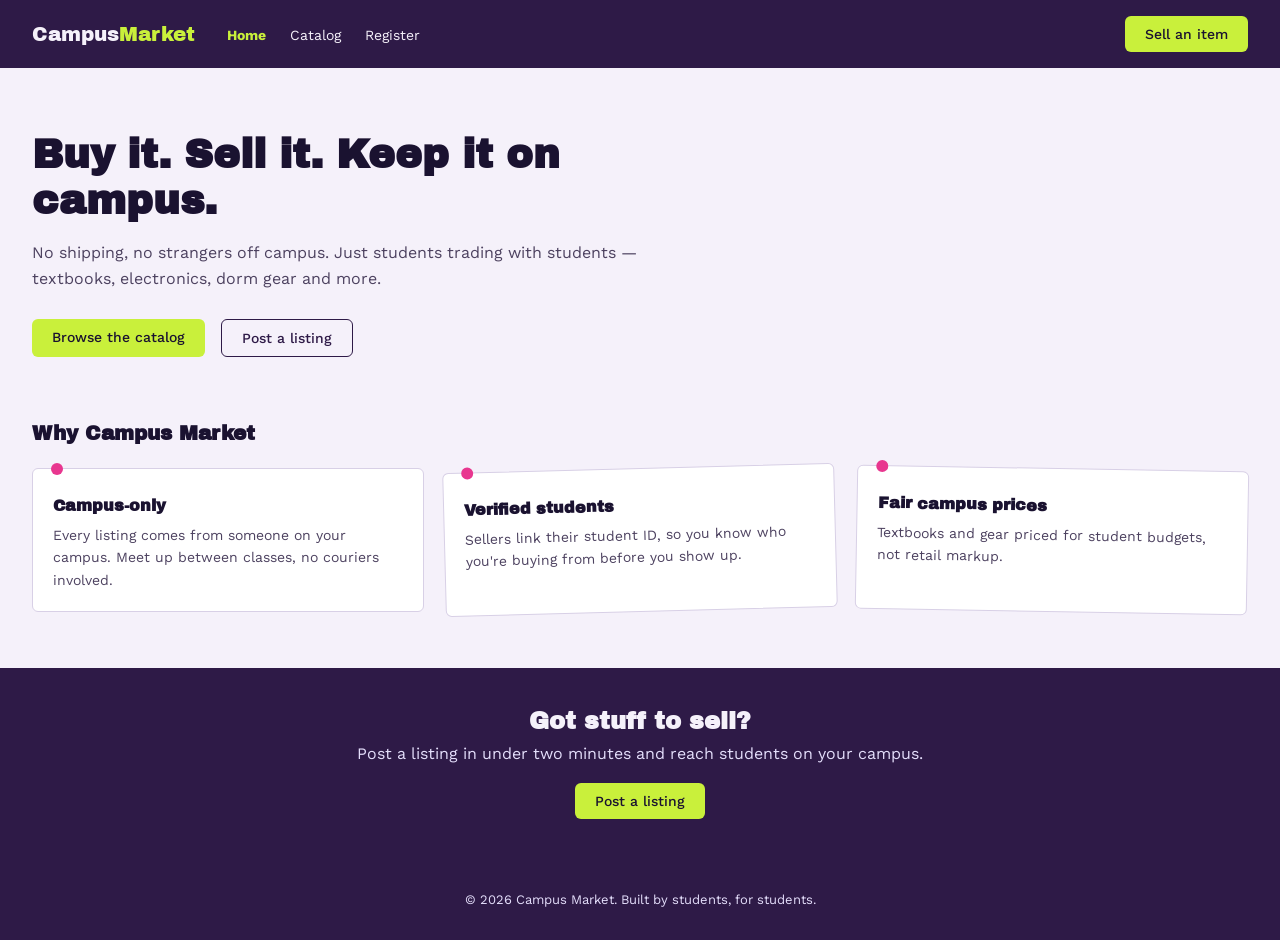
<file: index.html>
<!DOCTYPE html>
<html lang="en">
<head>
  <meta charset="UTF-8">
  <meta name="viewport" content="width=device-width, initial-scale=1.0">
  <title>CampusMarket — buy and sell on campus</title>
  <link rel="preconnect" href="https://fonts.googleapis.com">
  <link href="https://fonts.googleapis.com/css2?family=Archivo+Black&family=Work+Sans:wght@400;500;700&display=swap" rel="stylesheet">
  <link rel="stylesheet" href="styles.css">
</head>
<body>

  <header class="site-header">
    <div class="logo">Campus<span>Market</span></div>
    <nav>
      <ul>
        <li><a href="index.html" class="active">Home</a></li>
        <li><a href="catalog.html">Catalog</a></li>
        <li><a href="register.html">Register</a></li>
      </ul>
    </nav>
    <a href="catalog.html" class="btn btn-lime">Sell an item</a>
  </header>

  <main>
    <section class="hero">
      <h1>Buy it. Sell it. Keep it on campus.</h1>
      <p>No shipping, no strangers off campus. Just students trading with students &mdash; textbooks, electronics, dorm gear and more.</p>
      <div class="hero-actions">
        <a href="catalog.html" class="btn btn-lime">Browse the catalog</a>
        <a href="catalog.html" class="btn btn-outline">Post a listing</a>
      </div>
    </section>

    <section class="features">
      <h2>Why Campus Market</h2>
      <div class="feature-grid">
        <article class="feature-card">
          <h3>Campus-only</h3>
          <p>Every listing comes from someone on your campus. Meet up between classes, no couriers involved.</p>
        </article>
        <article class="feature-card">
          <h3>Verified students</h3>
          <p>Sellers link their student ID, so you know who you're buying from before you show up.</p>
        </article>
        <article class="feature-card">
          <h3>Fair campus prices</h3>
          <p>Textbooks and gear priced for student budgets, not retail markup.</p>
        </article>
      </div>
    </section>

    <section class="cta-banner">
      <h2>Got stuff to sell?</h2>
      <p>Post a listing in under two minutes and reach students on your campus.</p>
      <a href="catalog.html" class="btn btn-lime">Post a listing</a>
    </section>
  </main>

  <footer class="site-footer">
    <p>&copy; 2026 Campus Market. Built by students, for students.</p>
  </footer>

</body>
</html>
</file>
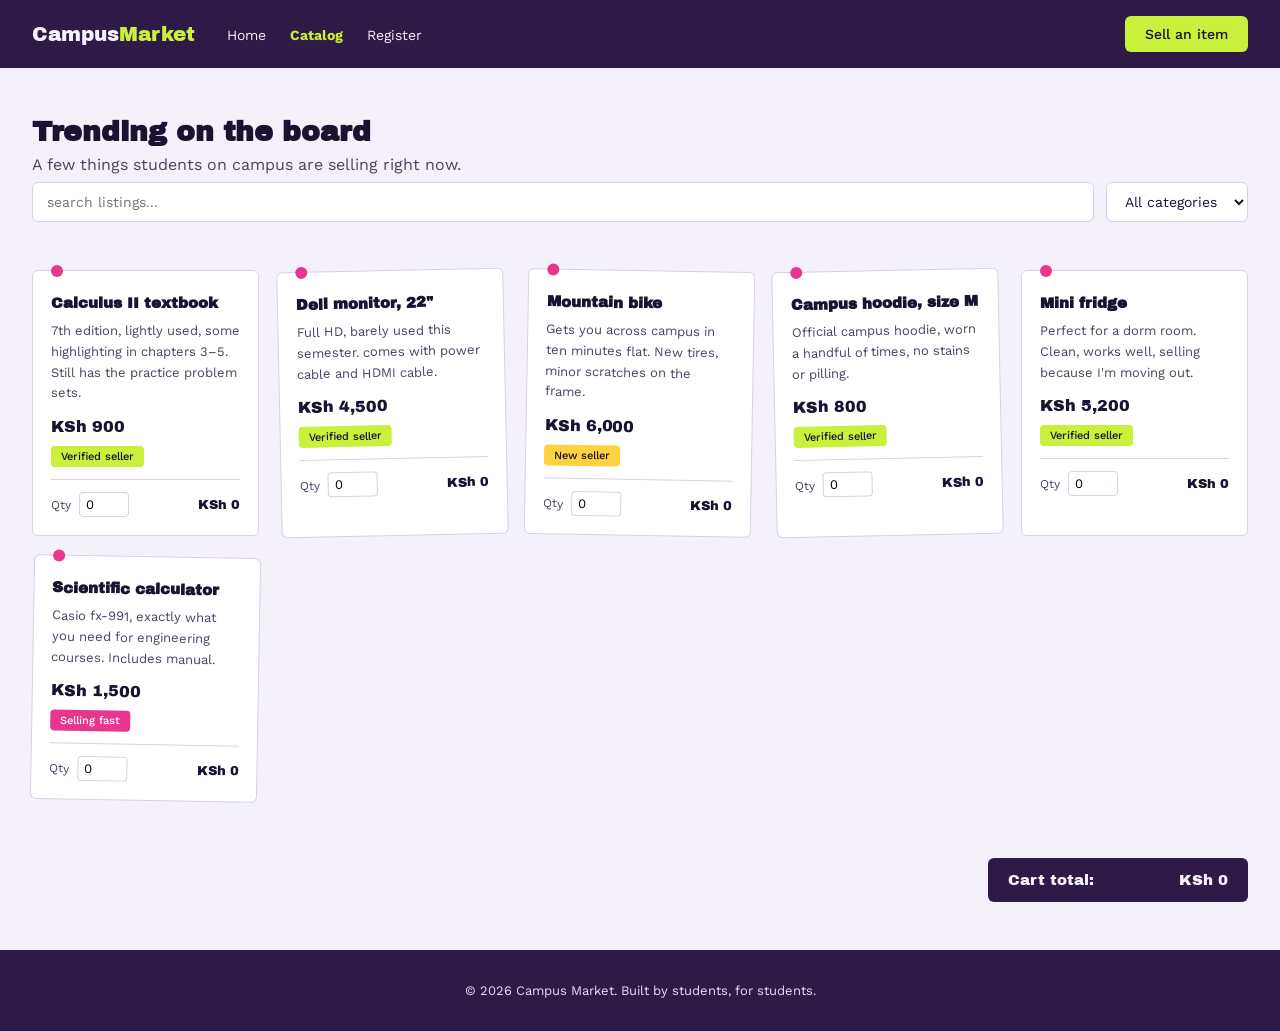
<file: catalog.html>
<!DOCTYPE html>
<html lang="en">
<head>
  <meta charset="UTF-8">
  <meta name="viewport" content="width=device-width, initial-scale=1.0">
  <title>Catalog — CampusMarket</title>
  <link rel="preconnect" href="https://fonts.googleapis.com">
  <link href="https://fonts.googleapis.com/css2?family=Archivo+Black&family=Work+Sans:wght@400;500;700&display=swap" rel="stylesheet">
  <link rel="stylesheet" href="styles.css">
</head>
<body>

  <header class="site-header">
    <div class="logo">Campus<span>Market</span></div>
    <nav>
      <ul>
        <li><a href="index.html">Home</a></li>
        <li><a href="catalog.html" class="active">Catalog</a></li>
        <li><a href="register.html">Register</a></li>
      </ul>
    </nav>
    <a href="catalog.html" class="btn btn-lime">Sell an item</a>
  </header>

  <main>
    <section class="catalog-intro">
      <h1>Trending on the board</h1>
      <p>A few things students on campus are selling right now.</p>
    </section>

    <section class="filter-bar">
      <input
        type="text"
        id="search-input"
        placeholder="search listings..."
        oninput="filterProducts()">
      <select id="category-select" onchange="filterProducts()">
        <option value="all">All categories</option>
        <option value="books">Books</option>
        <option value="electronics">Electronics</option>
        <option value="dorm">Dorm gear</option>
        <option value="fashion">Fashion</option>
        <option value="other">Other</option>
      </select>
    </section>

    <section class="catalog">
      <ul class="product-grid">

        <li class="product-card" data-category="books">
          <article>
            <h2 class="product-name">Calculus II textbook</h2>
            <p class="product-desc">7th edition, lightly used, some highlighting in chapters 3&ndash;5. Still has the practice problem sets.</p>
            <p class="product-price">KSh 900</p>
            <span class="badge badge-lime">Verified seller</span>
            <div class="qty-row">
              <label for="qty-p1">Qty</label>
              <input type="number" id="qty-p1" class="qty-input" min="0" value="0" oninput="updateLineTotal('p1', 900)">
              <span class="line-total" id="line-total-p1">KSh 0</span>
            </div>
          </article>
        </li>

        <li class="product-card" data-category="electronics">
          <article>
            <h2 class="product-name">Dell monitor, 22"</h2>
            <p class="product-desc">Full HD, barely used this semester. comes with power cable and HDMI cable.</p>
            <p class="product-price">KSh 4,500</p>
            <span class="badge badge-lime">Verified seller</span>
            <div class="qty-row">
              <label for="qty-p2">Qty</label>
              <input type="number" id="qty-p2" class="qty-input" min="0" value="0" oninput="updateLineTotal('p2', 4500)">
              <span class="line-total" id="line-total-p2">KSh 0</span>
            </div>
          </article>
        </li>

        <li class="product-card" data-category="other">
          <article>
            <h2 class="product-name">Mountain bike</h2>
            <p class="product-desc">Gets you across campus in ten minutes flat. New tires, minor scratches on the frame.</p>
            <p class="product-price">KSh 6,000</p>
            <span class="badge badge-yellow">New seller</span>
            <div class="qty-row">
              <label for="qty-p3">Qty</label>
              <input type="number" id="qty-p3" class="qty-input" min="0" value="0" oninput="updateLineTotal('p3', 6000)">
              <span class="line-total" id="line-total-p3">KSh 0</span>
            </div>
          </article>
        </li>

        <li class="product-card" data-category="fashion">
          <article>
            <h2 class="product-name">Campus hoodie, size M</h2>
            <p class="product-desc">Official campus hoodie, worn a handful of times, no stains or pilling.</p>
            <p class="product-price">KSh 800</p>
            <span class="badge badge-lime">Verified seller</span>
            <div class="qty-row">
              <label for="qty-p4">Qty</label>
              <input type="number" id="qty-p4" class="qty-input" min="0" value="0" oninput="updateLineTotal('p4', 800)">
              <span class="line-total" id="line-total-p4">KSh 0</span>
            </div>
          </article>
        </li>

        <li class="product-card" data-category="dorm">
          <article>
            <h2 class="product-name">Mini fridge</h2>
            <p class="product-desc">Perfect for a dorm room. Clean, works well, selling because I'm moving out.</p>
            <p class="product-price">KSh 5,200</p>
            <span class="badge badge-lime">Verified seller</span>
            <div class="qty-row">
              <label for="qty-p5">Qty</label>
              <input type="number" id="qty-p5" class="qty-input" min="0" value="0" oninput="updateLineTotal('p5', 5200)">
              <span class="line-total" id="line-total-p5">KSh 0</span>
            </div>
          </article>
        </li>

        <li class="product-card" data-category="electronics">
          <article>
            <h2 class="product-name">Scientific calculator</h2>
            <p class="product-desc">Casio fx-991, exactly what you need for engineering courses. Includes manual.</p>
            <p class="product-price">KSh 1,500</p>
            <span class="badge badge-magenta">Selling fast</span>
            <div class="qty-row">
              <label for="qty-p6">Qty</label>
              <input type="number" id="qty-p6" class="qty-input" min="0" value="0" oninput="updateLineTotal('p6', 1500)">
              <span class="line-total" id="line-total-p6">KSh 0</span>
            </div>
          </article>
        </li>

      </ul>
    </section>

    <section class="grand-total-bar">
      <span>Cart total:</span>
      <span id="grand-total">KSh 0</span>
    </section>
  </main>

  <footer class="site-footer">
    <p>&copy; 2026 Campus Market. Built by students, for students.</p>
  </footer>

  <script src="app.js"></script>
</body>
</html>
</file>
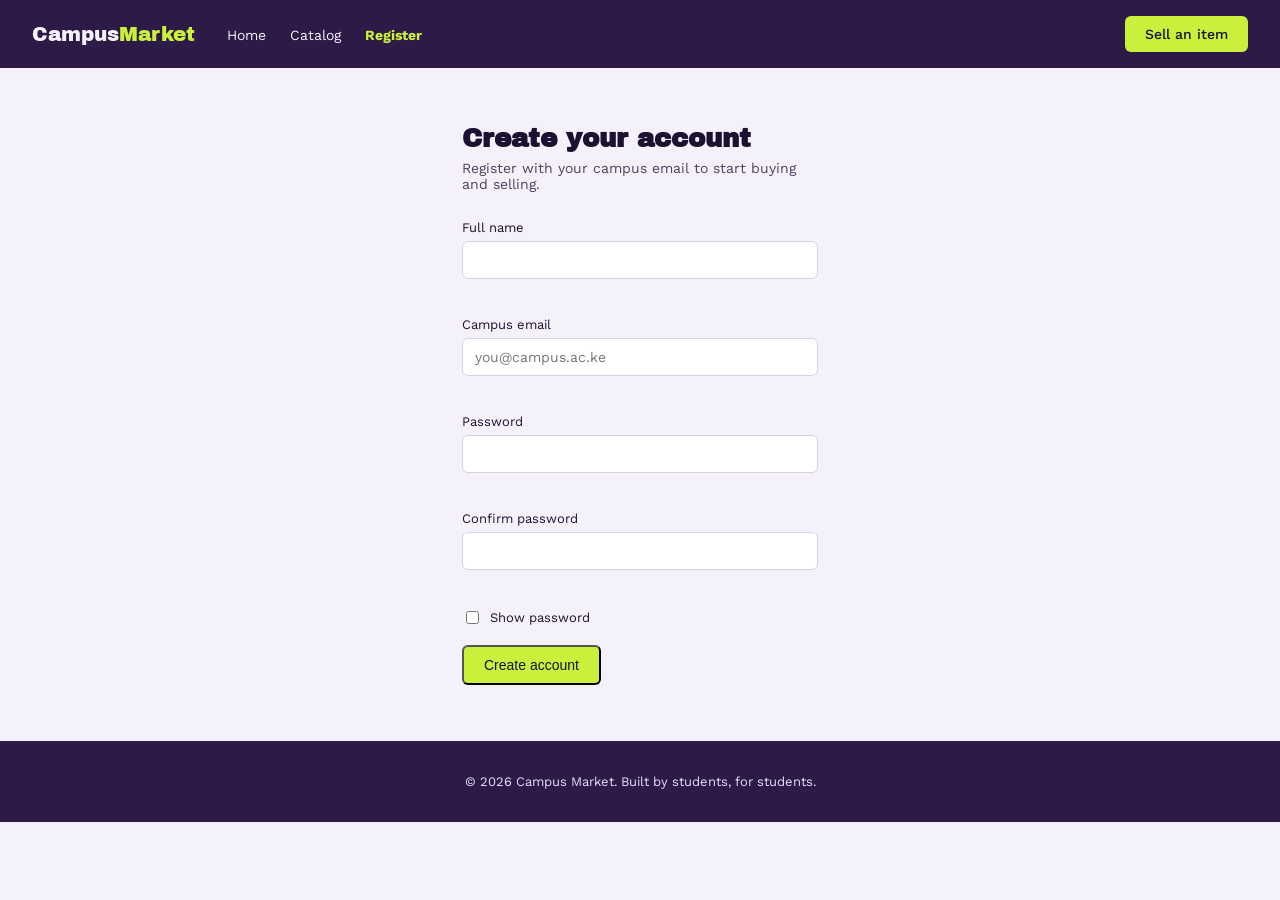
<file: register.html>
<!DOCTYPE html>
<html lang="en">
<head>
  <meta charset="UTF-8">
  <meta name="viewport" content="width=device-width, initial-scale=1.0">
  <title>Register — CampusMarket</title>
  <link rel="preconnect" href="https://fonts.googleapis.com">
  <link href="https://fonts.googleapis.com/css2?family=Archivo+Black&family=Work+Sans:wght@400;500;700&display=swap" rel="stylesheet">
  <link rel="stylesheet" href="styles.css">
</head>
<body>

  <header class="site-header">
    <div class="logo">Campus<span>Market</span></div>
    <nav>
      <ul>
        <li><a href="index.html">Home</a></li>
        <li><a href="catalog.html">Catalog</a></li>
        <li><a href="register.html" class="active">Register</a></li>
      </ul>
    </nav>
    <a href="catalog.html" class="btn btn-lime">Sell an item</a>
  </header>

  <main>
    <section class="form-section">
      <h1>Create your account</h1>
      <p>Register with your campus email to start buying and selling.</p>

      <form id="register-form" novalidate>

        <div class="form-group">
          <label for="fullname">Full name</label>
          <input type="text" id="fullname" name="fullname">
          <span class="error-message" id="fullname-error"></span>
        </div>

        <div class="form-group">
          <label for="email">Campus email</label>
          <input type="text" id="email" name="email" placeholder="you@campus.ac.ke">
          <span class="error-message" id="email-error"></span>
        </div>

        <div class="form-group">
          <label for="password">Password</label>
          <input type="password" id="password" name="password">
          <span class="error-message" id="password-error"></span>
        </div>

        <div class="form-group">
          <label for="confirm-password">Confirm password</label>
          <input type="password" id="confirm-password" name="confirm-password">
          <span class="error-message" id="confirm-password-error"></span>
        </div>

        <div class="form-group checkbox-group">
          <input type="checkbox" id="show-password">
          <label for="show-password">Show password</label>
        </div>

        <button type="submit" class="btn btn-lime">Create account</button>

        <p class="form-success" id="form-success"></p>
      </form>
    </section>
  </main>

  <footer class="site-footer">
    <p>&copy; 2026 Campus Market. Built by students, for students.</p>
  </footer>

  <script src="app.js"></script>
</body>
</html>
</file>
<file: styles.css>
:root {
  --violet: #2E1A47;
  --lime: #C9F03B;
  --magenta: #E8368F;
  --yellow: #FFD23F;
  --lavender: #F5F1FA;
  --lavender-dark: #E4DEFB;
  --ink: #1A1230;
  --ink-soft: #4d4260;
  --card-border: #d8d0e6;

  --font-display: 'Archivo Black', sans-serif;
  --font-body: 'Work Sans', sans-serif;
}

* {
  box-sizing: border-box;
}

body {
  margin: 0;
  font-family: var(--font-body);
  color: var(--ink);
  background: var(--lavender);
}

a {
  text-decoration: none;
  color: inherit;
}

ul {
  list-style: none;
  margin: 0;
  padding: 0;
}

/* header */

.site-header {
  background: var(--violet);
  padding: 16px 32px;
  display: flex;
  align-items: center;
  gap: 32px;
}

.logo {
  font-family: var(--font-display);
  font-size: 20px;
  color: var(--lavender);
}

.logo span {
  color: var(--lime);
}

.site-header nav {
  flex: 1;
}

.site-header nav ul {
  display: flex;
  gap: 24px;
}

.site-header nav a {
  color: var(--lavender);
  font-size: 14px;
}

.site-header nav a.active {
  color: var(--lime);
  font-weight: 700;
}

/* buttons */

.btn {
  display: inline-block;
  padding: 10px 20px;
  border-radius: 6px;
  font-size: 14px;
  font-weight: 500;
}

.btn-lime {
  background: var(--lime);
  color: var(--ink);
}

.btn-outline {
  background: transparent;
  border: 1.5px solid var(--violet);
  color: var(--violet);
}

/* hero */

.hero {
  padding: 64px 32px 48px;
  max-width: 720px;
}

.hero h1 {
  font-family: var(--font-display);
  font-size: 40px;
  line-height: 1.15;
  margin: 0 0 16px;
}

.hero p {
  font-size: 16px;
  color: var(--ink-soft);
  line-height: 1.6;
  margin: 0 0 28px;
}

.hero-actions {
  display: flex;
  gap: 16px;
}

/* features */

.features {
  padding: 0 32px 56px;
}

.features h2 {
  font-family: var(--font-display);
  font-size: 20px;
  margin-bottom: 24px;
}

.feature-grid {
  display: grid;
  grid-template-columns: repeat(auto-fit, minmax(220px, 1fr));
  gap: 20px;
}

.feature-card {
  background: #ffffff;
  border: 1px solid var(--card-border);
  border-radius: 6px;
  padding: 20px;
  position: relative;
}

.feature-card::before {
  content: "";
  position: absolute;
  top: -6px;
  left: 18px;
  width: 12px;
  height: 12px;
  border-radius: 50%;
  background: var(--magenta);
}

.feature-card:nth-child(2) {
  transform: rotate(-1.5deg);
}

.feature-card:nth-child(3) {
  transform: rotate(1deg);
}

.feature-card h3 {
  font-family: var(--font-display);
  font-size: 16px;
  margin: 8px 0 10px;
}

.feature-card p {
  font-size: 14px;
  color: var(--ink-soft);
  line-height: 1.6;
  margin: 0;
}

/* cta banner */

.cta-banner {
  background: var(--violet);
  color: var(--lavender);
  padding: 40px 32px;
  text-align: center;
}

.cta-banner h2 {
  font-family: var(--font-display);
  font-size: 24px;
  margin: 0 0 10px;
}

.cta-banner p {
  margin: 0 0 20px;
  color: var(--lavender-dark);
}

/* catalog page */

.catalog-intro {
  padding: 48px 32px 8px;
}

.catalog-intro h1 {
  font-family: var(--font-display);
  font-size: 28px;
  margin: 0 0 8px;
}

.catalog-intro p {
  color: var(--ink-soft);
  margin: 0;
}

.catalog {
  padding: 24px 32px 56px;
}

.product-grid {
  display: grid;
  grid-template-columns: repeat(auto-fit, minmax(220px, 1fr));
  gap: 20px;
}

.product-card {
  background: #ffffff;
  border: 1px solid var(--card-border);
  border-radius: 6px;
  padding: 18px;
  position: relative;
}

.product-card::before {
  content: "";
  position: absolute;
  top: -6px;
  left: 18px;
  width: 12px;
  height: 12px;
  border-radius: 50%;
  background: var(--magenta);
}

.product-card:nth-child(2n) {
  transform: rotate(-1.2deg);
}

.product-card:nth-child(3n) {
  transform: rotate(1deg);
}

.product-name {
  font-family: var(--font-display);
  font-size: 15px;
  margin: 6px 0 10px;
}

.product-desc {
  font-size: 13px;
  color: var(--ink-soft);
  line-height: 1.6;
  margin: 0 0 14px;
}

.product-price {
  font-family: var(--font-display);
  font-size: 16px;
  margin: 0 0 10px;
}

.badge {
  display: inline-block;
  font-size: 11px;
  font-weight: 500;
  padding: 4px 10px;
  border-radius: 4px;
}

.badge-lime {
  background: var(--lime);
  color: var(--ink);
}

.badge-yellow {
  background: var(--yellow);
  color: var(--ink);
}

.badge-magenta {
  background: var(--magenta);
  color: #ffffff;
}

/* filter bar */

.filter-bar {
  display: flex;
  gap: 12px;
  padding: 0 32px 24px;
  flex-wrap: wrap;
}

.filter-bar input,
.filter-bar select {
  font-family: var(--font-body);
  font-size: 14px;
  padding: 10px 14px;
  border: 1px solid var(--card-border);
  border-radius: 6px;
  background: #ffffff;
  color: var(--ink);
}

.filter-bar input {
  flex: 1;
  min-width: 200px;
}

/* quantity row */

.qty-row {
  display: flex;
  align-items: center;
  gap: 8px;
  margin-top: 12px;
  padding-top: 12px;
  border-top: 1px solid var(--card-border);
}

.qty-row label {
  font-size: 12px;
  color: var(--ink-soft);
}

.qty-input {
  width: 50px;
  font-family: var(--font-body);
  font-size: 13px;
  padding: 4px 6px;
  border: 1px solid var(--card-border);
  border-radius: 4px;
}

.line-total {
  margin-left: auto;
  font-family: var(--font-display);
  font-size: 13px;
}

/* grand total bar */

.grand-total-bar {
  display: flex;
  justify-content: space-between;
  max-width: 260px;
  margin: 0 32px 48px auto;
  background: var(--violet);
  color: var(--lavender);
  padding: 14px 20px;
  border-radius: 6px;
  font-family: var(--font-display);
  font-size: 15px;
}

/* register form */

.form-section {
  max-width: 420px;
  margin: 0 auto;
  padding: 56px 32px;
}

.form-section h1 {
  font-family: var(--font-display);
  font-size: 26px;
  margin: 0 0 8px;
}

.form-section > p {
  color: var(--ink-soft);
  margin: 0 0 28px;
  font-size: 14px;
}

.form-group {
  margin-bottom: 18px;
  display: flex;
  flex-direction: column;
}

.form-group label {
  font-size: 13px;
  margin-bottom: 6px;
  color: var(--ink);
}

.form-group input[type="text"],
.form-group input[type="password"] {
  font-family: var(--font-body);
  font-size: 14px;
  padding: 10px 12px;
  border: 1px solid var(--card-border);
  border-radius: 6px;
  background: #ffffff;
  color: var(--ink);
}

.checkbox-group {
  flex-direction: row;
  align-items: center;
  gap: 8px;
}

.checkbox-group label {
  margin: 0;
}

.error-message {
  color: var(--magenta);
  font-size: 12px;
  min-height: 16px;
  margin-top: 4px;
}

.form-success {
  display: none;
  margin-top: 16px;
  padding: 12px 14px;
  background: var(--lime);
  color: var(--ink);
  border-radius: 6px;
  font-size: 14px;
}

/* footer */

.site-footer {
  background: var(--violet);
  color: var(--lavender-dark);
  text-align: center;
  padding: 20px 32px;
  font-size: 13px;
}
</file>
